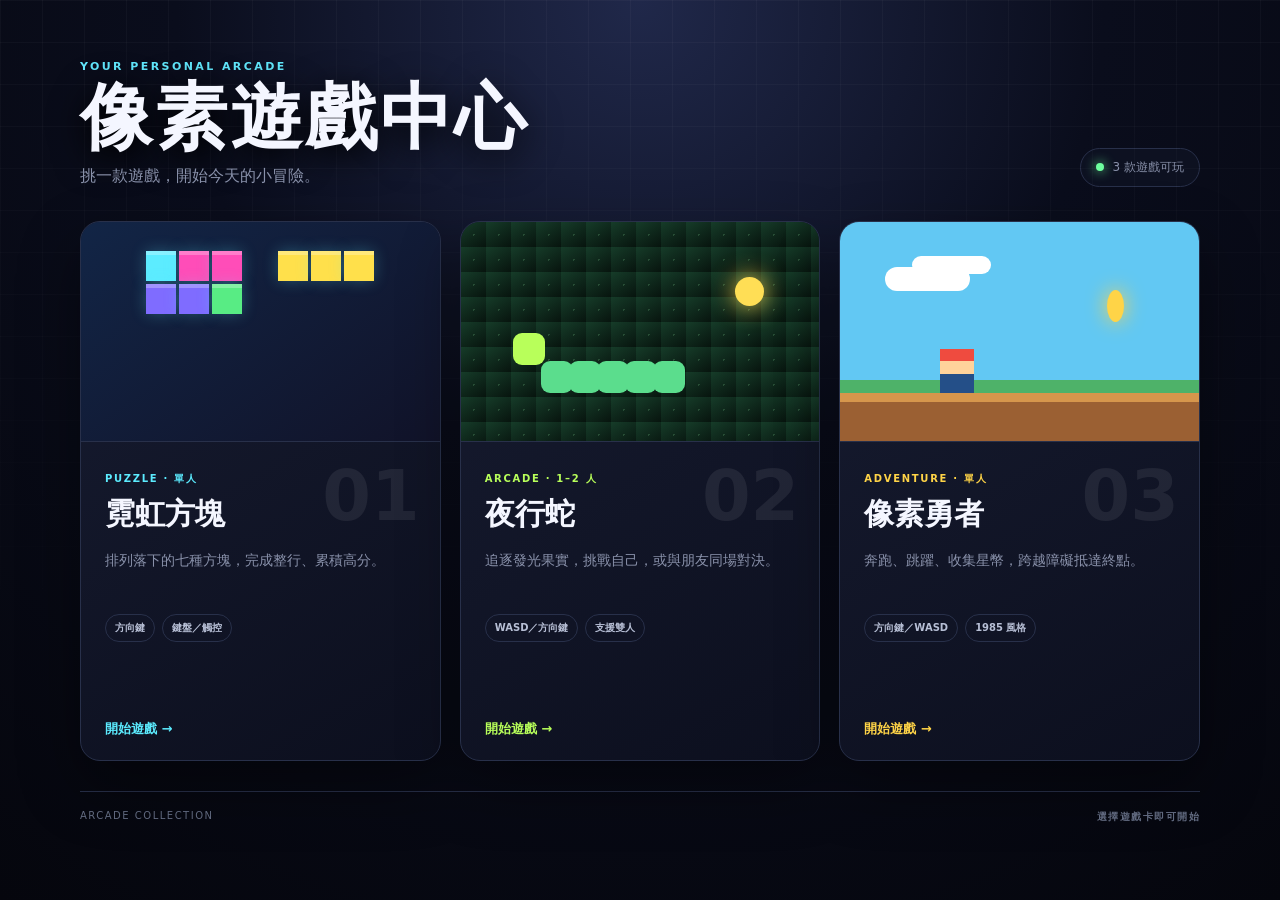
<file: index.html>
<!doctype html>
<html lang="zh-Hant">
<head>
  <meta charset="UTF-8">
  <meta name="viewport" content="width=device-width,initial-scale=1">
  <meta http-equiv="refresh" content="0; url=game-center/index.html">
  <title>像素遊戲中心</title>
</head>
<body>
  <p><a href="game-center/index.html">進入像素遊戲中心</a></p>
</body>
</html>
</file>
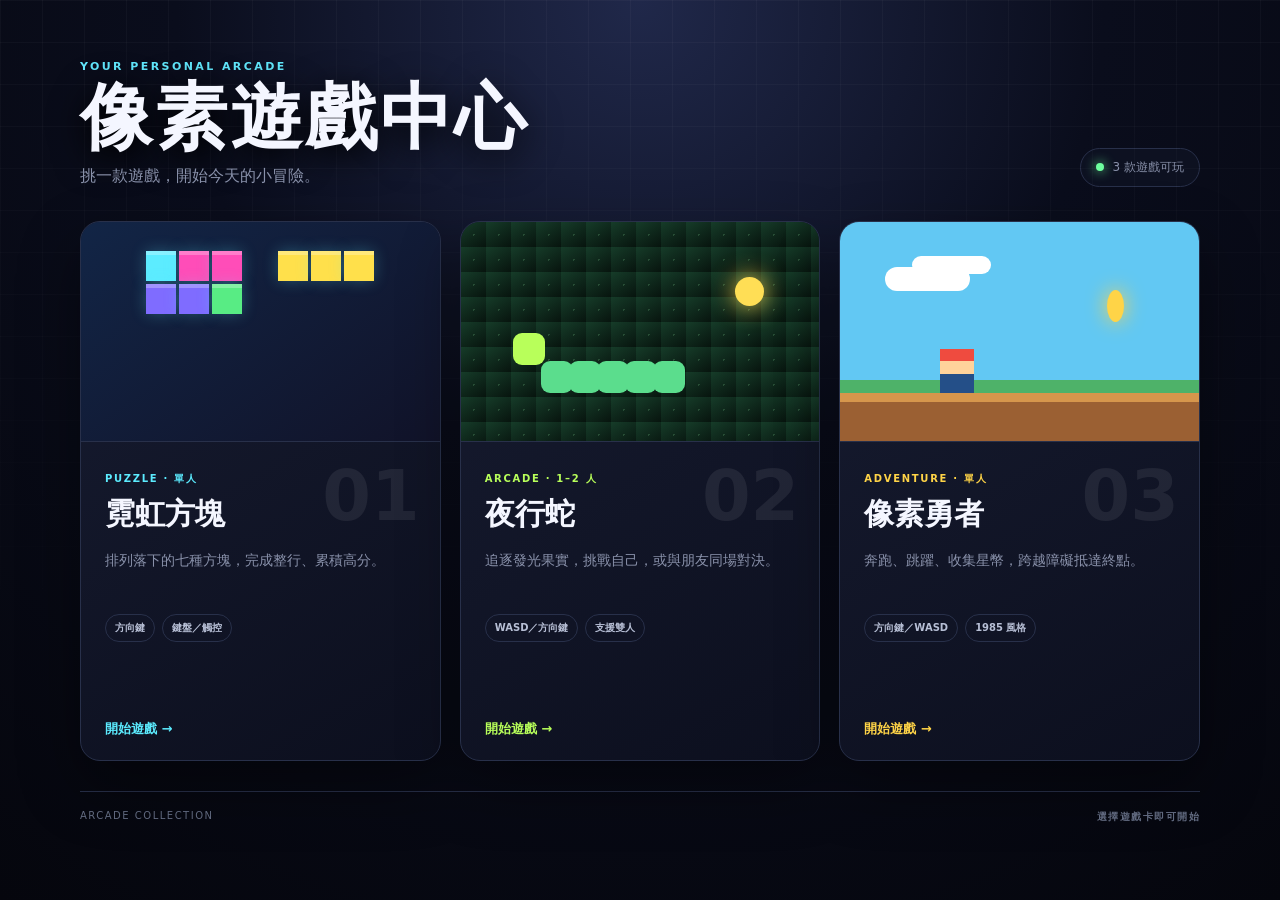
<file: game-center/index.html>
<!doctype html><html lang="zh-Hant"><head><meta charset="UTF-8"><meta name="viewport" content="width=device-width,initial-scale=1"><meta name="theme-color" content="#090b16"><title>像素遊戲中心</title><link rel="stylesheet" href="style.css"></head><body><main><header><div><span class="eyebrow">YOUR PERSONAL ARCADE</span><h1>像素遊戲中心</h1><p>挑一款遊戲，開始今天的小冒險。</p></div><div class="status"><i></i> 3 款遊戲可玩</div></header><section class="games">
<a class="card tetris" href="../tetris/index.html"><div class="art blocks"><i></i><i></i><i></i><i></i><i></i><i></i><i></i><i></i><i></i><i></i></div><div class="number">01</div><div class="copy"><span>PUZZLE · 單人</span><h2>霓虹方塊</h2><p>排列落下的七種方塊，完成整行、累積高分。</p><div class="meta"><b>方向鍵</b><b>鍵盤／觸控</b></div></div><em>開始遊戲 →</em></a>
<a class="card snake" href="../snake/index.html"><div class="art snake-art"><div class="fruit"></div><div class="snake-body"><i></i><i></i><i></i><i></i><i></i><i></i></div></div><div class="number">02</div><div class="copy"><span>ARCADE · 1–2 人</span><h2>夜行蛇</h2><p>追逐發光果實，挑戰自己，或與朋友同場對決。</p><div class="meta"><b>WASD／方向鍵</b><b>支援雙人</b></div></div><em>開始遊戲 →</em></a>
<a class="card runner" href="../pixel-runner/index.html"><div class="art runner-art"><div class="cloud"></div><div class="hero"></div><div class="coin"></div><div class="ground"></div></div><div class="number">03</div><div class="copy"><span>ADVENTURE · 單人</span><h2>像素勇者</h2><p>奔跑、跳躍、收集星幣，跨越障礙抵達終點。</p><div class="meta"><b>方向鍵／WASD</b><b>1985 風格</b></div></div><em>開始遊戲 →</em></a>
</section><footer><span>ARCADE COLLECTION</span><b>選擇遊戲卡即可開始</b></footer></main></body></html>
</file>
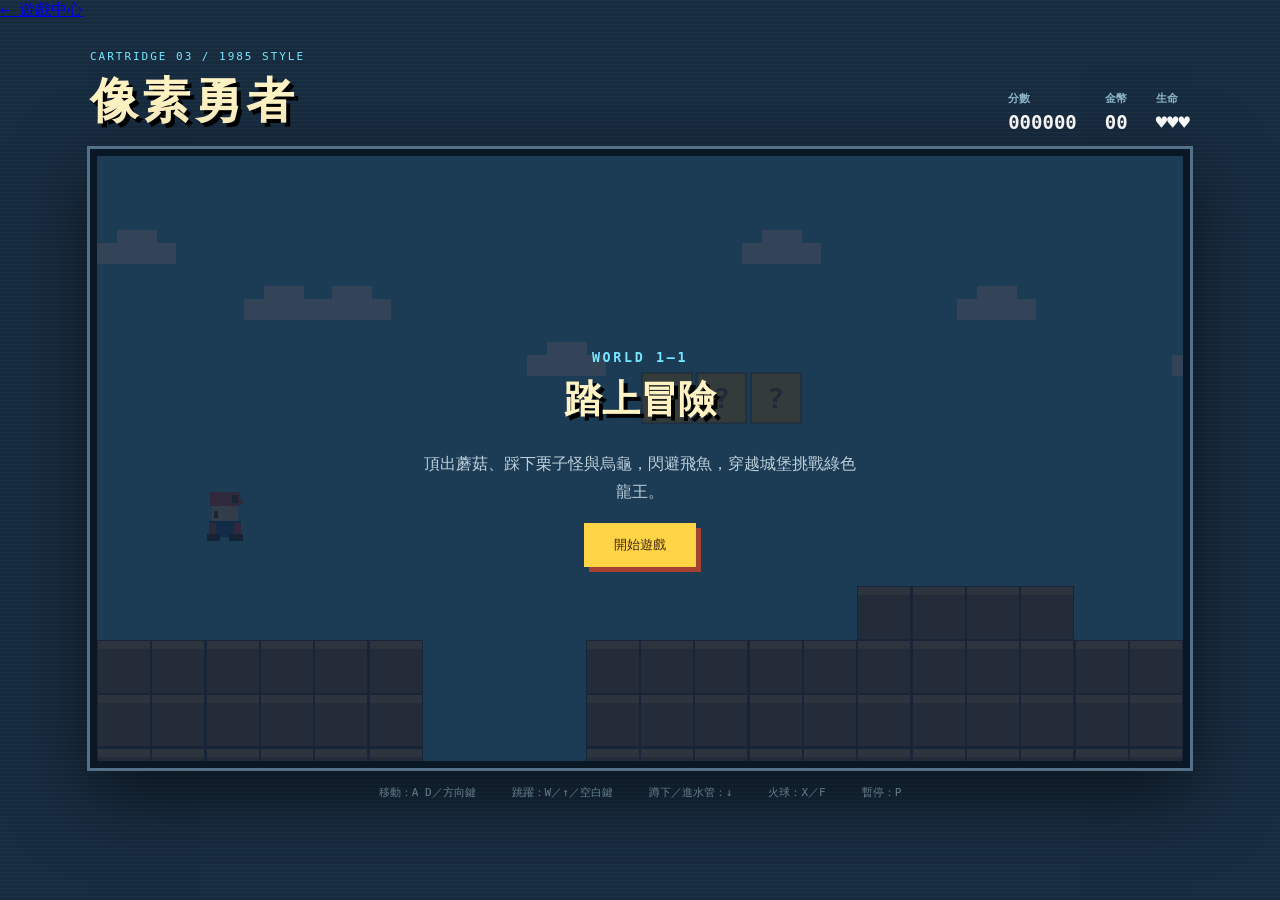
<file: pixel-runner/index.html>
<!doctype html><html lang="zh-Hant"><head><meta charset="UTF-8"><meta name="viewport" content="width=device-width,initial-scale=1"><title>像素勇者 1985</title><link rel="stylesheet" href="style.css"></head>
<body><a class="arcade-home" href="../game-center/index.html">← 遊戲中心</a><main><header><div><span>CARTRIDGE 03 / 1985 STYLE</span><h1>像素勇者</h1></div><div class="hud"><b>分數 <i id="score">000000</i></b><b>金幣 <i id="coins">00</i></b><b>生命 <i id="lives">♥♥♥</i></b></div></header>
<section class="cabinet"><canvas id="game" width="960" height="540" aria-label="像素平台遊戲"></canvas><div id="overlay"><small id="kicker">WORLD 1–1</small><h2 id="title">踏上冒險</h2><p id="message">頂出蘑菇、踩下栗子怪與烏龜，閃避飛魚，穿越城堡挑戰綠色龍王。</p><button id="start">開始遊戲</button></div></section>
<nav class="touch"><button data-key="left">◀</button><button data-key="right">▶</button><button data-key="down">蹲下</button><button data-key="jump" class="jump">跳躍</button><button data-key="fire" class="fire">火球</button></nav><footer><span>移動：A D／方向鍵</span><span>跳躍：W／↑／空白鍵</span><span>蹲下／進水管：↓</span><span>火球：X／F</span><span>暫停：P</span></footer></main><script src="game.js?v=20260712"></script></body></html>
</file>
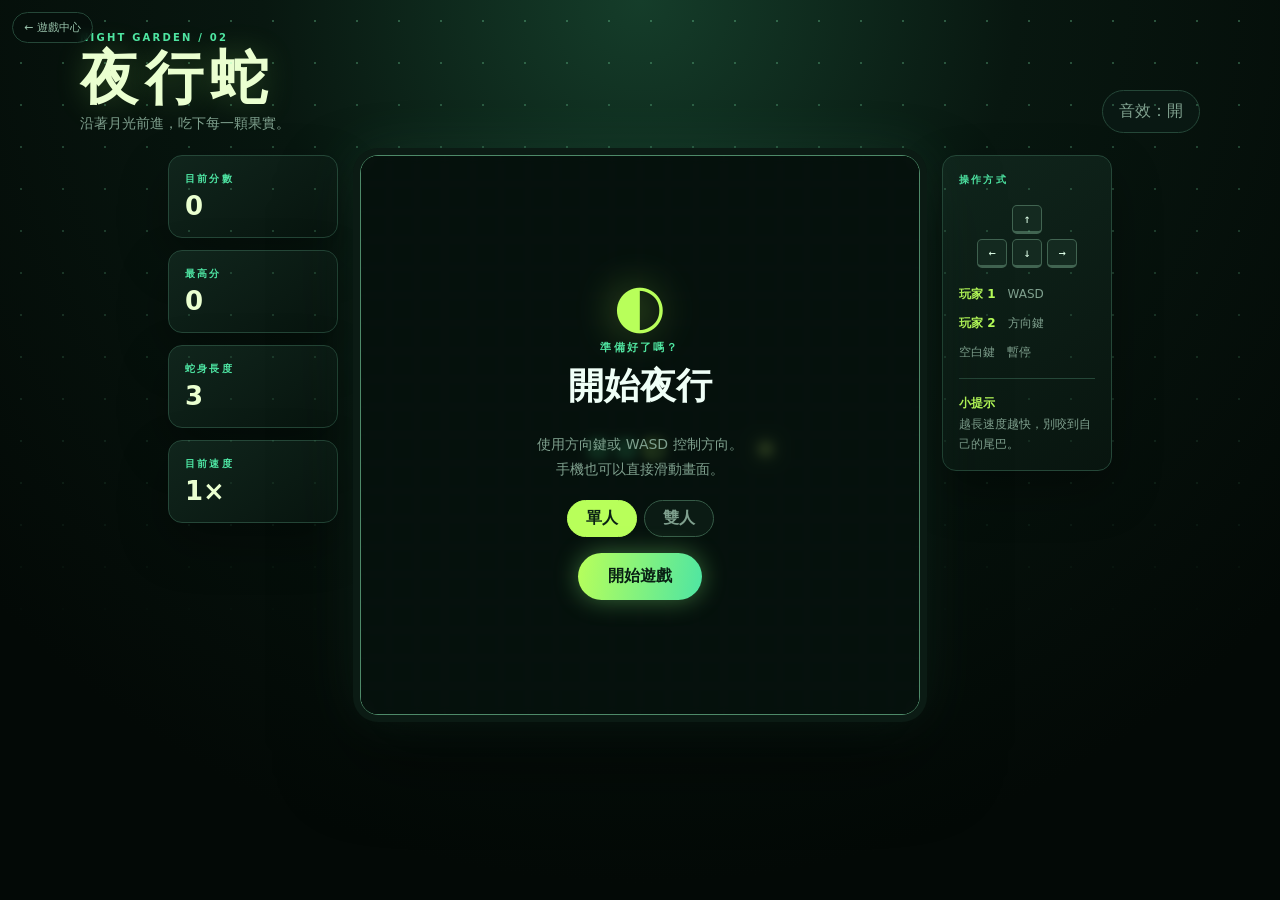
<file: snake/index.html>
<!doctype html>
<html lang="zh-Hant">
<head>
  <meta charset="UTF-8" />
  <meta name="viewport" content="width=device-width, initial-scale=1" />
  <meta name="theme-color" content="#07110d" />
  <title>夜行蛇｜Snake Game</title>
  <link rel="stylesheet" href="style.css" />
</head>
<body>
  <a class="arcade-home" href="../game-center/index.html">← 遊戲中心</a>
  <main class="app">
    <header>
      <div><span class="eyebrow">NIGHT GARDEN / 02</span><h1>夜行蛇</h1><p>沿著月光前進，吃下每一顆果實。</p></div>
      <button id="soundBtn" class="quiet">音效：開</button>
    </header>

    <section class="game-layout">
      <aside class="stats">
        <article><span id="scoreLabel">目前分數</span><strong id="score">0</strong></article>
        <article><span id="score2Label">最高分</span><strong id="score2">0</strong></article>
        <article><span id="lengthLabel">蛇身長度</span><strong id="length">3</strong></article>
        <article><span>目前速度</span><strong id="speed">1×</strong></article>
      </aside>

      <div class="board-frame">
        <canvas id="game" width="560" height="560" aria-label="貪食蛇遊戲區"></canvas>
        <div id="overlay" class="overlay">
          <div class="moon">◐</div>
          <span id="overlayKicker">準備好了嗎？</span>
          <h2 id="overlayTitle">開始夜行</h2>
          <p id="overlayText">使用方向鍵或 WASD 控制方向。<br>手機也可以直接滑動畫面。</p>
          <div class="mode-choice" id="modeChoice"><button data-mode="solo" class="active">單人</button><button data-mode="duo">雙人</button></div>
          <button id="startBtn">開始遊戲</button>
        </div>
      </div>

      <aside class="guide">
        <span>操作方式</span>
        <div class="keys"><i></i><kbd>↑</kbd><i></i><kbd>←</kbd><kbd>↓</kbd><kbd>→</kbd></div>
        <p><b>玩家 1</b>　WASD</p><p><b>玩家 2</b>　方向鍵</p><p>空白鍵　暫停</p>
        <div class="tip"><b>小提示</b><br>越長速度越快，別咬到自己的尾巴。</div>
      </aside>
    </section>

    <nav class="touch" aria-label="觸控方向鍵">
      <i></i><button data-dir="up" aria-label="向上">↑</button><i></i>
      <button data-dir="left" aria-label="向左">←</button><button id="pauseBtn" aria-label="暫停">Ⅱ</button><button data-dir="right" aria-label="向右">→</button>
      <i></i><button data-dir="down" aria-label="向下">↓</button><i></i>
    </nav>
  </main>
  <script src="game.js"></script>
</body>
</html>
</file>
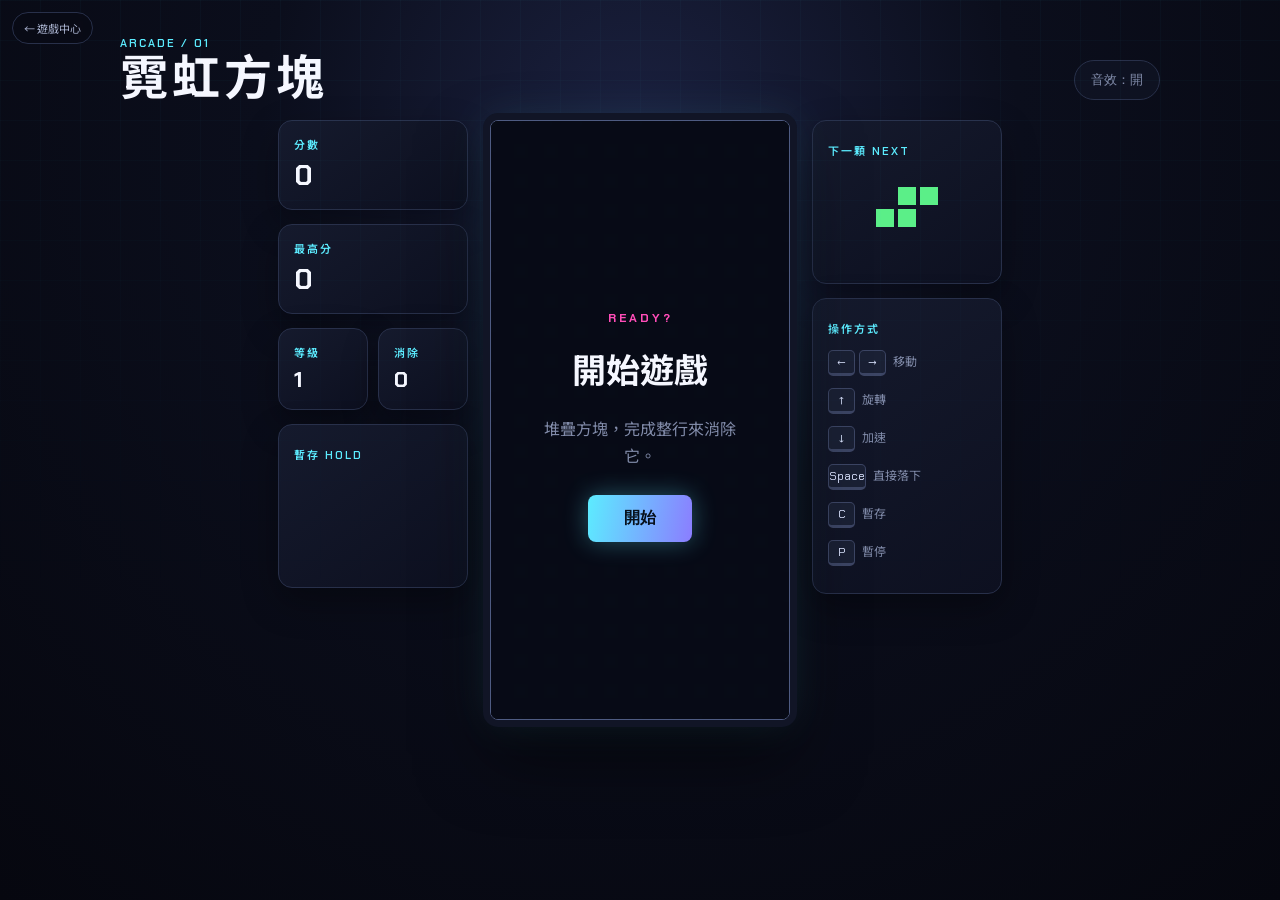
<file: tetris/index.html>
<!doctype html>
<html lang="zh-Hant">
<head>
  <meta charset="UTF-8" />
  <meta name="viewport" content="width=device-width, initial-scale=1.0" />
  <meta name="theme-color" content="#090b16" />
  <title>霓虹方塊 Neon Blocks</title>
  <link rel="stylesheet" href="style.css" />
</head>
<body>
  <a class="arcade-home" href="../game-center/index.html">← 遊戲中心</a>
  <main class="app">
    <header class="brand">
      <div><span class="eyebrow">ARCADE / 01</span><h1>霓虹方塊</h1></div>
      <button id="soundBtn" class="icon-btn" aria-label="切換音效">音效：開</button>
    </header>

    <section class="game-shell">
      <aside class="panel left-panel">
        <div class="stat"><span>分數</span><strong id="score">0</strong></div>
        <div class="stat"><span>最高分</span><strong id="highScore">0</strong></div>
        <div class="stat-row"><div class="stat"><span>等級</span><strong id="level">1</strong></div><div class="stat"><span>消除</span><strong id="lines">0</strong></div></div>
        <div class="mini-card"><span>暫存 HOLD</span><canvas id="hold" width="120" height="100"></canvas></div>
      </aside>

      <div class="board-wrap">
        <canvas id="board" width="300" height="600" aria-label="俄羅斯方塊遊戲區"></canvas>
        <div id="overlay" class="overlay">
          <p class="kicker">READY?</p>
          <h2 id="overlayTitle">開始遊戲</h2>
          <p id="overlayText">堆疊方塊，完成整行來消除它。</p>
          <button id="startBtn" class="primary">開始</button>
        </div>
      </div>

      <aside class="panel right-panel">
        <div class="mini-card"><span>下一顆 NEXT</span><canvas id="next" width="120" height="100"></canvas></div>
        <div class="controls-copy">
          <span>操作方式</span>
          <p><kbd>←</kbd><kbd>→</kbd> 移動</p><p><kbd>↑</kbd> 旋轉</p><p><kbd>↓</kbd> 加速</p><p><kbd>Space</kbd> 直接落下</p><p><kbd>C</kbd> 暫存</p><p><kbd>P</kbd> 暫停</p>
        </div>
      </aside>
    </section>

    <section class="touch-controls" aria-label="觸控按鍵">
      <button data-action="left" aria-label="向左">←</button><button data-action="rotate" aria-label="旋轉">↻</button><button data-action="right" aria-label="向右">→</button><button data-action="down" aria-label="向下">↓</button><button data-action="drop" class="wide">落下</button><button data-action="hold">暫存</button>
    </section>
  </main>
  <script src="game.js"></script>
</body>
</html>
</file>
<file: game-center/style.css>
:root{--text:#f4f6ff;--muted:#8991aa;--line:#28304a}*{box-sizing:border-box}body{margin:0;min-height:100vh;background:radial-gradient(circle at 50% 0,#20284a,#0a0d1c 42%,#05060d 100%);color:var(--text);font-family:ui-rounded,"SF Pro Rounded","Noto Sans TC",system-ui,sans-serif}body:before{content:"";position:fixed;inset:0;pointer-events:none;background-image:linear-gradient(#ffffff08 1px,transparent 1px),linear-gradient(90deg,#ffffff08 1px,transparent 1px);background-size:42px 42px;mask-image:linear-gradient(#000,transparent 80%)}main{width:min(1120px,92vw);margin:auto;padding:55px 0 35px}header{display:flex;align-items:end;justify-content:space-between;margin-bottom:34px}.eyebrow{color:#62eaff;font-size:11px;font-weight:800;letter-spacing:.22em}h1{font-size:clamp(38px,7vw,72px);line-height:.95;letter-spacing:.04em;margin:9px 0 15px;text-shadow:0 8px 35px #000}header p{margin:0;color:var(--muted)}.status{border:1px solid var(--line);background:#101424aa;border-radius:99px;padding:10px 15px;color:var(--muted);font-size:12px}.status i{display:inline-block;width:8px;height:8px;border-radius:50%;background:#6dff9e;box-shadow:0 0 12px #6dff9e;margin-right:5px}.games{display:grid;grid-template-columns:repeat(3,1fr);gap:19px}.card{position:relative;display:flex;flex-direction:column;min-height:540px;overflow:hidden;border:1px solid var(--line);border-radius:20px;background:linear-gradient(150deg,#171c31,#0c0f1e);color:inherit;text-decoration:none;box-shadow:0 25px 60px #0006;transition:.25s}.card:hover{transform:translateY(-8px);border-color:var(--accent);box-shadow:0 30px 70px #0008}.art{height:220px;position:relative;overflow:hidden;background:var(--art);border-bottom:1px solid var(--line)}.number{position:absolute;right:20px;top:233px;color:#ffffff13;font-size:70px;font-weight:900}.copy{padding:25px 24px 10px;position:relative}.copy>span{color:var(--accent);font-size:10px;font-weight:900;letter-spacing:.17em}.copy h2{font-size:30px;margin:8px 0 11px}.copy p{color:var(--muted);font-size:14px;line-height:1.7;min-height:48px}.meta{display:flex;gap:7px;flex-wrap:wrap;margin-top:17px}.meta b{font-size:10px;border:1px solid var(--line);border-radius:99px;padding:6px 9px;color:#b7bfd5}.card em{margin:auto 24px 22px;color:var(--accent);font-size:13px;font-style:normal;font-weight:800}.tetris{--accent:#5cecff;--art:linear-gradient(145deg,#122546,#111329)}.snake{--accent:#b8ff5a;--art:linear-gradient(145deg,#163c29,#07140e)}.runner{--accent:#ffd447;--art:linear-gradient(#62c8f3 0 72%,#4eb269 72%)}.blocks{display:grid;grid-template-columns:repeat(7,30px);grid-template-rows:repeat(5,30px);gap:3px;place-content:center}.blocks i{background:#5cecff;box-shadow:inset 0 4px #ffffff44,0 0 15px #5cecff44}.blocks i:nth-child(2),.blocks i:nth-child(3){background:#ff4db8}.blocks i:nth-child(5),.blocks i:nth-child(6),.blocks i:nth-child(7){background:#ffe04b}.blocks i:nth-child(4){visibility:hidden}.blocks i:nth-child(8),.blocks i:nth-child(9){background:#7f6cff}.blocks i:nth-child(10){background:#58ec84}.snake-art{background-image:radial-gradient(#9effb52c 1px,transparent 1px),var(--art);background-size:25px 25px}.snake-body{position:absolute;left:56px;bottom:48px;display:flex}.snake-body i{width:32px;height:32px;border-radius:9px;background:#5bdd8d;margin-left:-4px}.snake-body i:first-child{background:#b8ff5a;transform:translateY(-28px)}.fruit{position:absolute;right:55px;top:55px;width:29px;height:29px;border-radius:50%;background:#ffde55;box-shadow:0 0 25px #ffde55}.runner-art .ground{position:absolute;inset:auto 0 0;height:48px;background:#9b6033;border-top:9px solid #d6964c}.runner-art .hero{position:absolute;left:100px;bottom:48px;width:34px;height:44px;background:linear-gradient(#ef4b3f 0 28%,#ffd39b 28% 57%,#244f88 57%)}.runner-art .coin{position:absolute;right:75px;top:68px;width:17px;height:32px;border-radius:50%;background:#ffd447;box-shadow:0 0 20px #ffd447}.runner-art .cloud{position:absolute;left:45px;top:45px;width:85px;height:24px;border-radius:20px;background:#fff;box-shadow:24px -14px 0 -3px #fff}footer{display:flex;justify-content:space-between;border-top:1px solid var(--line);margin-top:30px;padding-top:18px;color:#677087;font-size:10px;letter-spacing:.15em}@media(max-width:850px){main{padding-top:30px}.games{grid-template-columns:1fr}.card{min-height:0;display:grid;grid-template-columns:40% 1fr}.art{height:100%;min-height:275px;border:0}.copy{padding:27px 22px}.number{display:none}.card em{grid-column:2;margin:0 22px 22px}.copy p{min-height:0}.status{display:none}}@media(max-width:560px){.card{display:flex}.art{height:180px;min-height:0}.copy{padding:20px}.copy h2{font-size:26px}.card em{margin:4px 20px 20px}footer{display:none}}
</file>
<file: pixel-runner/style.css>
:root{--cream:#fff3c4;--red:#ef4b3f;--blue:#5ac8fa;--navy:#10243b}*{box-sizing:border-box}body{margin:0;min-height:100vh;background:#172b3f;color:var(--cream);font-family:ui-monospace,"SFMono-Regular",monospace;background-image:linear-gradient(#ffffff08 1px,transparent 1px);background-size:100% 4px}main{width:min(1100px,96vw);margin:auto;padding:24px 0}header{display:flex;justify-content:space-between;align-items:end;margin-bottom:16px}header span{font-size:11px;letter-spacing:.18em;color:#76e6ff}h1{font-size:clamp(27px,5vw,48px);margin:5px 0 0;text-shadow:4px 4px #000;letter-spacing:.08em}.hud{display:flex;gap:28px}.hud b{font-size:11px;color:#8eb5c9}.hud i{display:block;color:#fff;font-size:19px;margin-top:5px;font-style:normal}.cabinet{position:relative;width:100%;aspect-ratio:16/9;border:7px solid #0a1724;box-shadow:0 0 0 3px #557189,0 25px 70px #0009;overflow:hidden;background:#62c8f3}canvas{display:block;width:100%;height:100%;image-rendering:pixelated}#overlay{position:absolute;inset:0;display:flex;flex-direction:column;align-items:center;justify-content:center;text-align:center;background:#10243bd9;transition:.25s}#overlay.hidden{opacity:0;pointer-events:none}#overlay small{color:#76e6ff;letter-spacing:.2em;font-weight:bold}#overlay h2{font-size:38px;margin:9px 0;text-shadow:4px 4px #000}#overlay p{line-height:1.8;color:#bed0d9;max-width:480px;padding:0 20px}#overlay button{border:0;padding:13px 30px;background:#ffd447;box-shadow:5px 5px #a64132;color:#3d2515;font:bold 16px inherit;cursor:pointer}.touch{display:none;grid-template-columns:1fr 1fr 1.4fr;gap:10px;width:min(460px,100%);margin:18px auto}.touch button{touch-action:none;height:58px;border:2px solid #5c7990;background:#203b52;color:#fff;font:bold 22px inherit;border-radius:8px}.touch .jump{margin-left:18px;background:#d94b3e}footer{display:flex;justify-content:center;gap:36px;color:#8eb5c9;font-size:11px;margin-top:17px}@media(max-width:760px){main{width:100%;padding:12px}header{align-items:start}.hud{gap:10px}.hud b{font-size:8px}.hud i{font-size:14px}.touch{display:grid}footer{display:none}.cabinet{border-width:4px}#overlay h2{font-size:28px}}
</file>
<file: snake/style.css>
:root{--ink:#effff7;--muted:#7fa08e;--lime:#b8ff5a;--mint:#4ee5a3;--panel:#0c1c16;--line:#254738;--bg:#06100c}*{box-sizing:border-box}body{margin:0;min-height:100vh;color:var(--ink);font-family:ui-rounded,"SF Pro Rounded","Noto Sans TC",system-ui,sans-serif;background:radial-gradient(circle at 50% 0,#153d2a 0,#081710 34%,#030906 80%);overflow-x:hidden}body:before{content:"";position:fixed;inset:0;pointer-events:none;opacity:.28;background-image:radial-gradient(#8cffbd 1px,transparent 1px);background-size:42px 42px;mask-image:linear-gradient(to bottom,black,transparent 72%)}.app{width:min(1120px,94vw);margin:auto;padding:26px 0 42px}header{display:flex;align-items:end;justify-content:space-between;margin:0 auto 22px}h1{font-size:clamp(34px,5vw,58px);letter-spacing:.12em;line-height:.9;margin:7px 0 11px;color:#eaffd0;text-shadow:0 0 30px #aaff6b38}header p{margin:0;color:var(--muted);font-size:14px}.eyebrow,.stats span,.guide>span{font-size:10px;letter-spacing:.22em;font-weight:800;color:var(--mint)}button{font:inherit;cursor:pointer}.quiet{border:1px solid var(--line);border-radius:999px;background:#0b1a14cc;color:var(--muted);padding:10px 16px}.game-layout{display:grid;grid-template-columns:170px 560px 170px;gap:22px;justify-content:center;align-items:start}.stats{display:grid;gap:12px}.stats article,.guide{border:1px solid var(--line);background:linear-gradient(145deg,#10251c,#08150f);border-radius:14px;padding:16px;box-shadow:0 20px 50px #0005}.stats article{display:flex;flex-direction:column;gap:5px}.stats strong{font-size:26px;color:#eaffd0;font-variant-numeric:tabular-nums}.board-frame{position:relative;width:560px;aspect-ratio:1;border-radius:18px;overflow:hidden;border:1px solid #4e8a69;box-shadow:0 0 0 7px #0b1b14,0 0 55px #4ee5a31c,0 40px 80px #0008}canvas{display:block;width:100%;height:100%;background:#07130e}.overlay{position:absolute;inset:0;display:flex;flex-direction:column;align-items:center;justify-content:center;text-align:center;background:#06120ddd;backdrop-filter:blur(5px);transition:.25s}.overlay.hidden{opacity:0;pointer-events:none}.moon{font-size:60px;color:var(--lime);filter:drop-shadow(0 0 20px #b8ff5a66)}.overlay span{font-size:11px;letter-spacing:.2em;color:var(--mint);font-weight:800}.overlay h2{font-size:36px;margin:7px 0}.overlay p{color:var(--muted);line-height:1.8;font-size:14px}.overlay button{border:0;border-radius:999px;padding:13px 30px;margin-top:8px;background:linear-gradient(100deg,var(--lime),var(--mint));color:#092014;font-weight:900;box-shadow:0 0 25px #8cff8460}.guide{color:var(--muted);font-size:12px}.guide p{margin:12px 0}.keys{display:grid;grid-template-columns:repeat(3,30px);gap:5px;margin:18px auto;width:max-content}.keys kbd{height:29px;display:grid;place-items:center;border:1px solid #416451;border-bottom-width:3px;border-radius:5px;color:#dfffe9;background:#142a20}.tip{border-top:1px solid var(--line);padding-top:14px;margin-top:17px;line-height:1.7}.tip b{color:var(--lime)}.touch{display:none;width:220px;grid-template-columns:repeat(3,1fr);gap:8px;margin:22px auto 0}.touch i{display:block}.touch button{touch-action:manipulation;height:52px;border:1px solid #365b47;border-radius:12px;background:#10241b;color:#eaffd0;font-size:22px}.touch #pauseBtn{font-size:15px;color:var(--mint)}
@media(max-width:980px){.game-layout{grid-template-columns:120px minmax(300px,560px);gap:14px}.guide{display:none}.board-frame{width:100%}.touch{display:grid}}
@media(max-width:700px){.app{width:100%;padding:16px 12px 32px}header{width:min(560px,100%)}header p{display:none}.game-layout{display:block}.stats{width:min(560px,100%);margin:0 auto 12px;grid-template-columns:repeat(4,1fr);gap:6px}.stats article{padding:9px;text-align:center}.stats strong{font-size:20px}.stats span{font-size:7px}.board-frame{width:min(560px,100%);margin:auto;border-radius:12px}h1{font-size:36px}}
.mode-choice{display:flex;gap:7px;margin:4px 0 8px}.overlay .mode-choice button{border:1px solid #365b47;border-radius:999px;background:#0b1b14;color:var(--muted);padding:7px 18px;margin:0;box-shadow:none}.overlay .mode-choice button.active{color:#092014;background:var(--lime);border-color:var(--lime);font-weight:800}.guide p b{color:var(--lime)}
.arcade-home{position:fixed;z-index:20;left:12px;top:12px;padding:7px 11px;border:1px solid #254738;border-radius:99px;background:#06100ccc;color:#9cc6ae;text-decoration:none;font-size:11px;backdrop-filter:blur(5px)}
</file>
<file: tetris/style.css>
@import url('https://fonts.googleapis.com/css2?family=Chakra+Petch:wght@500;600;700&family=Noto+Sans+TC:wght@400;600;700&display=swap');
:root{--bg:#090b16;--panel:#111526;--line:#28304a;--text:#f5f7ff;--muted:#818ba9;--cyan:#5cecff;--pink:#ff4db8;--yellow:#ffe04b}
*{box-sizing:border-box}body{margin:0;min-height:100vh;background:radial-gradient(circle at 50% 15%,#1b2140 0,#0b0e1c 38%,#06070f 100%);color:var(--text);font-family:'Noto Sans TC',sans-serif;overflow-x:hidden}
body:before{content:"";position:fixed;inset:0;pointer-events:none;opacity:.16;background-image:linear-gradient(rgba(92,236,255,.18) 1px,transparent 1px),linear-gradient(90deg,rgba(92,236,255,.18) 1px,transparent 1px);background-size:40px 40px;mask-image:linear-gradient(to bottom,black,transparent 75%)}
.app{width:min(1040px,94vw);margin:auto;padding:28px 0 40px}.brand{display:flex;justify-content:space-between;align-items:end;margin-bottom:20px}.brand h1{font:700 clamp(28px,4vw,48px)/.9 'Chakra Petch','Noto Sans TC';margin:5px 0 0;letter-spacing:.08em}.eyebrow,.mini-card>span,.controls-copy>span,.stat span{font:600 11px 'Chakra Petch','Noto Sans TC';letter-spacing:.18em;color:var(--cyan);text-transform:uppercase}.icon-btn{border:1px solid var(--line);border-radius:999px;background:#111526aa;color:var(--muted);padding:10px 16px;cursor:pointer}
.game-shell{display:grid;grid-template-columns:190px 300px 190px;justify-content:center;gap:22px;align-items:start}.panel{display:grid;gap:14px}.stat,.mini-card,.controls-copy{background:linear-gradient(145deg,#151a2d,#0d1020);border:1px solid var(--line);border-radius:14px;padding:15px;box-shadow:0 14px 36px #0005}.stat{display:flex;flex-direction:column;gap:5px}.stat strong{font:700 28px 'Chakra Petch';letter-spacing:.04em}.stat-row{display:grid;grid-template-columns:1fr 1fr;gap:10px}.stat-row .stat strong{font-size:22px}.mini-card canvas{display:block;width:120px;height:100px;margin:8px auto 0}.controls-copy p{color:var(--muted);font-size:12px;margin:12px 0}.controls-copy kbd{display:inline-grid;place-items:center;min-width:27px;height:26px;margin-right:4px;border:1px solid #3c4564;border-bottom-width:3px;border-radius:5px;background:#1a2034;color:#dce4ff;font-family:'Chakra Petch'}
.board-wrap{position:relative;width:300px;height:600px;border:1px solid #4e5b82;border-radius:8px;overflow:hidden;box-shadow:0 0 0 7px #111526,0 0 40px #5cecff22,0 35px 70px #0008;background:#070912}#board{display:block;width:300px;height:600px}.overlay{position:absolute;inset:0;display:flex;flex-direction:column;align-items:center;justify-content:center;text-align:center;padding:35px;background:#080b18e8;backdrop-filter:blur(5px);transition:.25s}.overlay.hidden{opacity:0;pointer-events:none}.overlay h2{font:700 34px 'Chakra Petch','Noto Sans TC';margin:6px 0}.overlay p{color:var(--muted);max-width:220px;line-height:1.7}.overlay .kicker{color:var(--pink);font:700 12px 'Chakra Petch';letter-spacing:.25em}.primary{margin-top:10px;border:0;border-radius:8px;padding:13px 36px;background:linear-gradient(100deg,var(--cyan),#8b7dff);color:#07101c;font-weight:800;font-size:16px;cursor:pointer;box-shadow:0 0 24px #5cecff55}.primary:hover{transform:translateY(-2px)}
.touch-controls{display:none;grid-template-columns:repeat(3,1fr);gap:9px;width:min(430px,100%);margin:24px auto 0}.touch-controls button{touch-action:manipulation;border:1px solid #37415e;border-radius:10px;background:#151a2d;color:#fff;font-size:22px;height:50px}.touch-controls .wide{font:700 14px 'Noto Sans TC'}
@media(max-width:780px){.app{padding-top:18px}.game-shell{grid-template-columns:1fr 300px 1fr;gap:12px}.panel{align-content:start}.left-panel .stat,.left-panel .mini-card,.right-panel .controls-copy{display:none}.panel{min-width:0}.right-panel .mini-card{padding:7px}.mini-card canvas{width:74px;height:70px}.mini-card>span{font-size:8px}.touch-controls{display:grid}.brand{width:min(430px,100%);margin-left:auto;margin-right:auto}}
@media(max-width:480px){.game-shell{grid-template-columns:0 300px 0}.panel{overflow:visible}.right-panel .mini-card{position:absolute;right:10px;top:80px;z-index:3;background:#0d1020dd}.brand h1{font-size:30px}.app{width:100%;padding-left:10px;padding-right:10px}.touch-controls{padding:0 4px}}
.arcade-home{position:fixed;z-index:20;left:12px;top:12px;padding:7px 11px;border:1px solid #28304a;border-radius:99px;background:#090b16cc;color:#aab4d0;text-decoration:none;font-size:11px;backdrop-filter:blur(5px)}
</file>
